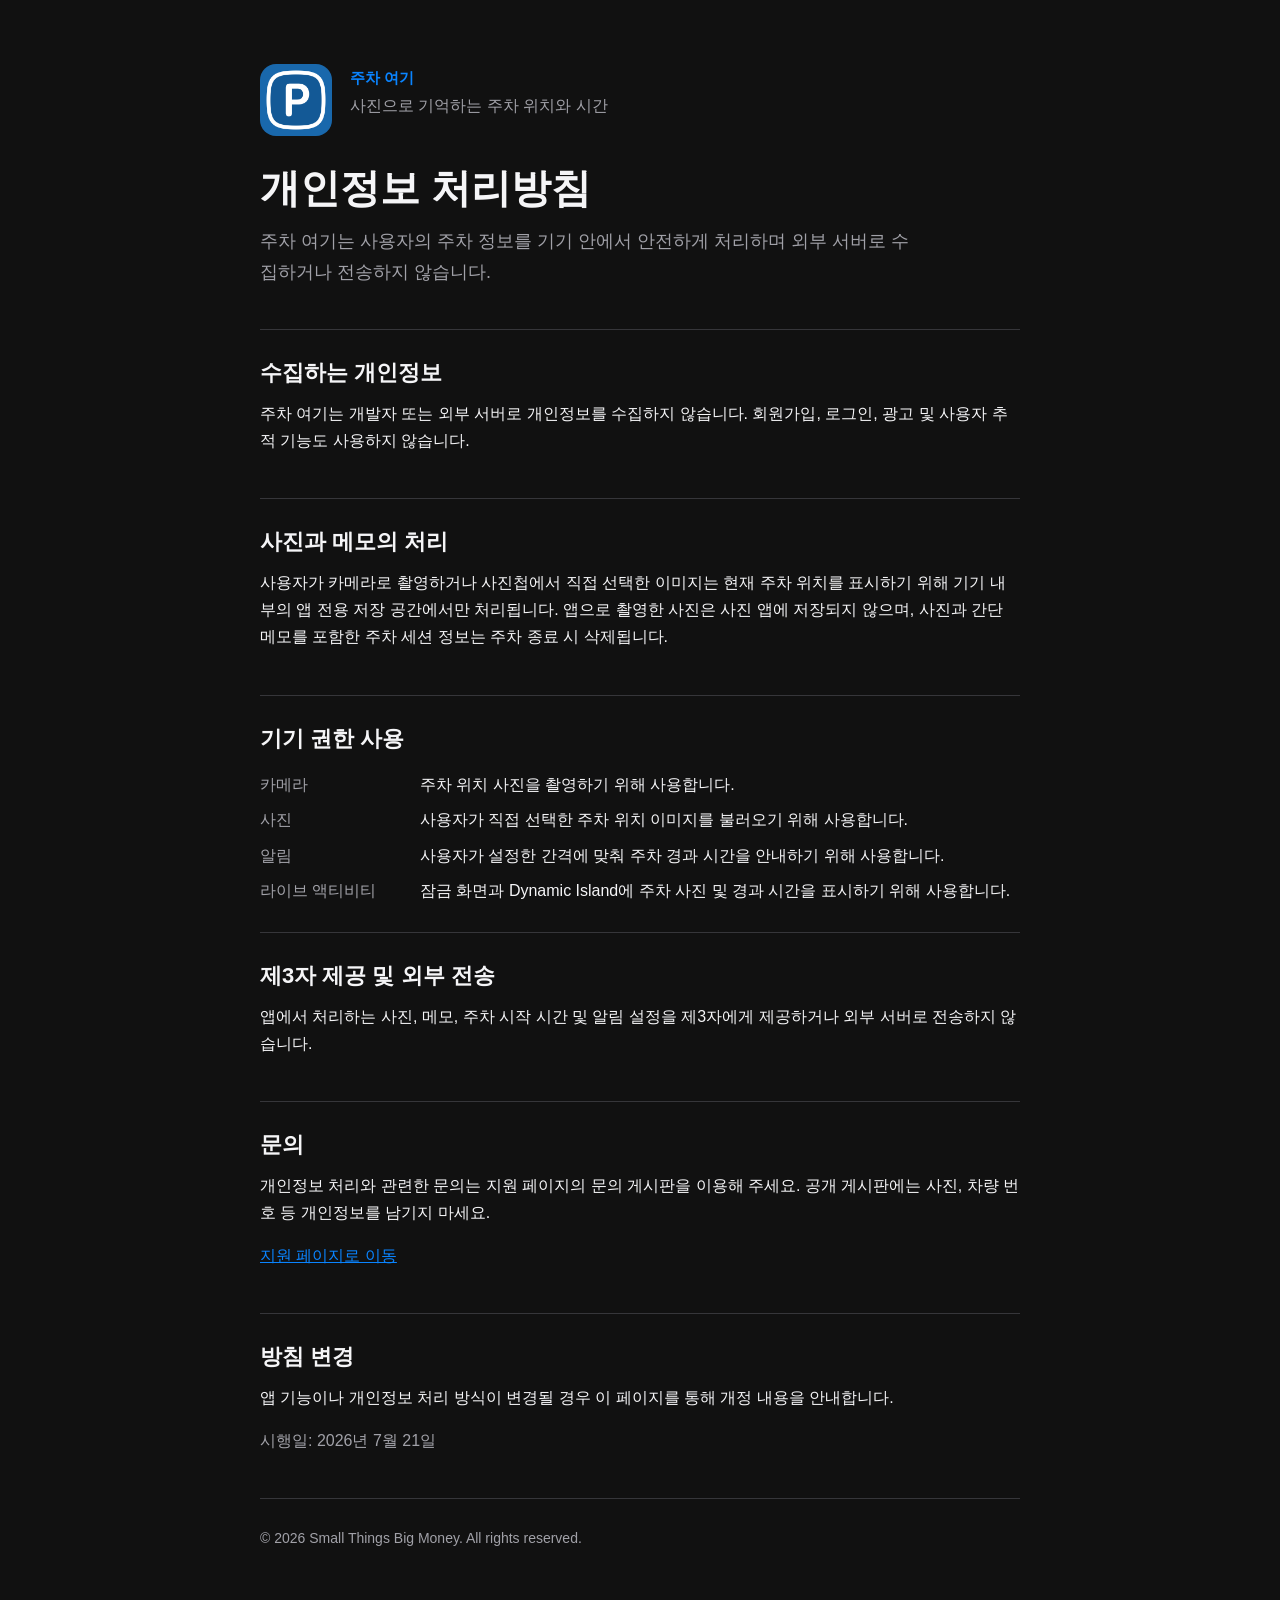
<file: index.html>
<!doctype html>
<html lang="ko">
<head>
  <meta charset="utf-8">
  <meta name="viewport" content="width=device-width, initial-scale=1">
  <meta name="description" content="주차 여기 iOS 앱 개인정보 처리방침">
  <title>주차 여기 개인정보 처리방침</title>
  <link rel="stylesheet" href="styles.css">
</head>
<body>
  <main>
    <header class="masthead">
      <div class="brand">
        <img class="app-icon" src="app-icon.png" alt="주차 여기 앱 아이콘">
        <div>
          <p class="app-name">주차 여기</p>
          <p class="note">사진으로 기억하는 주차 위치와 시간</p>
        </div>
      </div>
      <h1>개인정보 처리방침</h1>
      <p class="summary">
        주차 여기는 사용자의 주차 정보를 기기 안에서 안전하게 처리하며 외부 서버로 수집하거나 전송하지 않습니다.
      </p>
    </header>

    <section>
      <h2>수집하는 개인정보</h2>
      <p>
        주차 여기는 개발자 또는 외부 서버로 개인정보를 수집하지 않습니다. 회원가입, 로그인, 광고 및 사용자 추적 기능도 사용하지 않습니다.
      </p>
    </section>

    <section>
      <h2>사진과 메모의 처리</h2>
      <p>
        사용자가 카메라로 촬영하거나 사진첩에서 직접 선택한 이미지는 현재 주차 위치를 표시하기 위해 기기 내부의 앱 전용 저장 공간에서만 처리됩니다.
        앱으로 촬영한 사진은 사진 앱에 저장되지 않으며, 사진과 간단 메모를 포함한 주차 세션 정보는 주차 종료 시 삭제됩니다.
      </p>
    </section>

    <section>
      <h2>기기 권한 사용</h2>
      <dl class="details">
        <dt>카메라</dt>
        <dd>주차 위치 사진을 촬영하기 위해 사용합니다.</dd>
        <dt>사진</dt>
        <dd>사용자가 직접 선택한 주차 위치 이미지를 불러오기 위해 사용합니다.</dd>
        <dt>알림</dt>
        <dd>사용자가 설정한 간격에 맞춰 주차 경과 시간을 안내하기 위해 사용합니다.</dd>
        <dt>라이브 액티비티</dt>
        <dd>잠금 화면과 Dynamic Island에 주차 사진 및 경과 시간을 표시하기 위해 사용합니다.</dd>
      </dl>
    </section>

    <section>
      <h2>제3자 제공 및 외부 전송</h2>
      <p>
        앱에서 처리하는 사진, 메모, 주차 시작 시간 및 알림 설정을 제3자에게 제공하거나 외부 서버로 전송하지 않습니다.
      </p>
    </section>

    <section>
      <h2>문의</h2>
      <p>
        개인정보 처리와 관련한 문의는 지원 페이지의 문의 게시판을 이용해 주세요. 공개 게시판에는 사진, 차량 번호 등 개인정보를 남기지 마세요.
      </p>
      <p><a href="support.html">지원 페이지로 이동</a></p>
    </section>

    <section>
      <h2>방침 변경</h2>
      <p>앱 기능이나 개인정보 처리 방식이 변경될 경우 이 페이지를 통해 개정 내용을 안내합니다.</p>
      <p class="note">시행일: 2026년 7월 21일</p>
    </section>

    <footer>
      © 2026 Small Things Big Money. All rights reserved.
    </footer>
  </main>
</body>
</html>
</file>
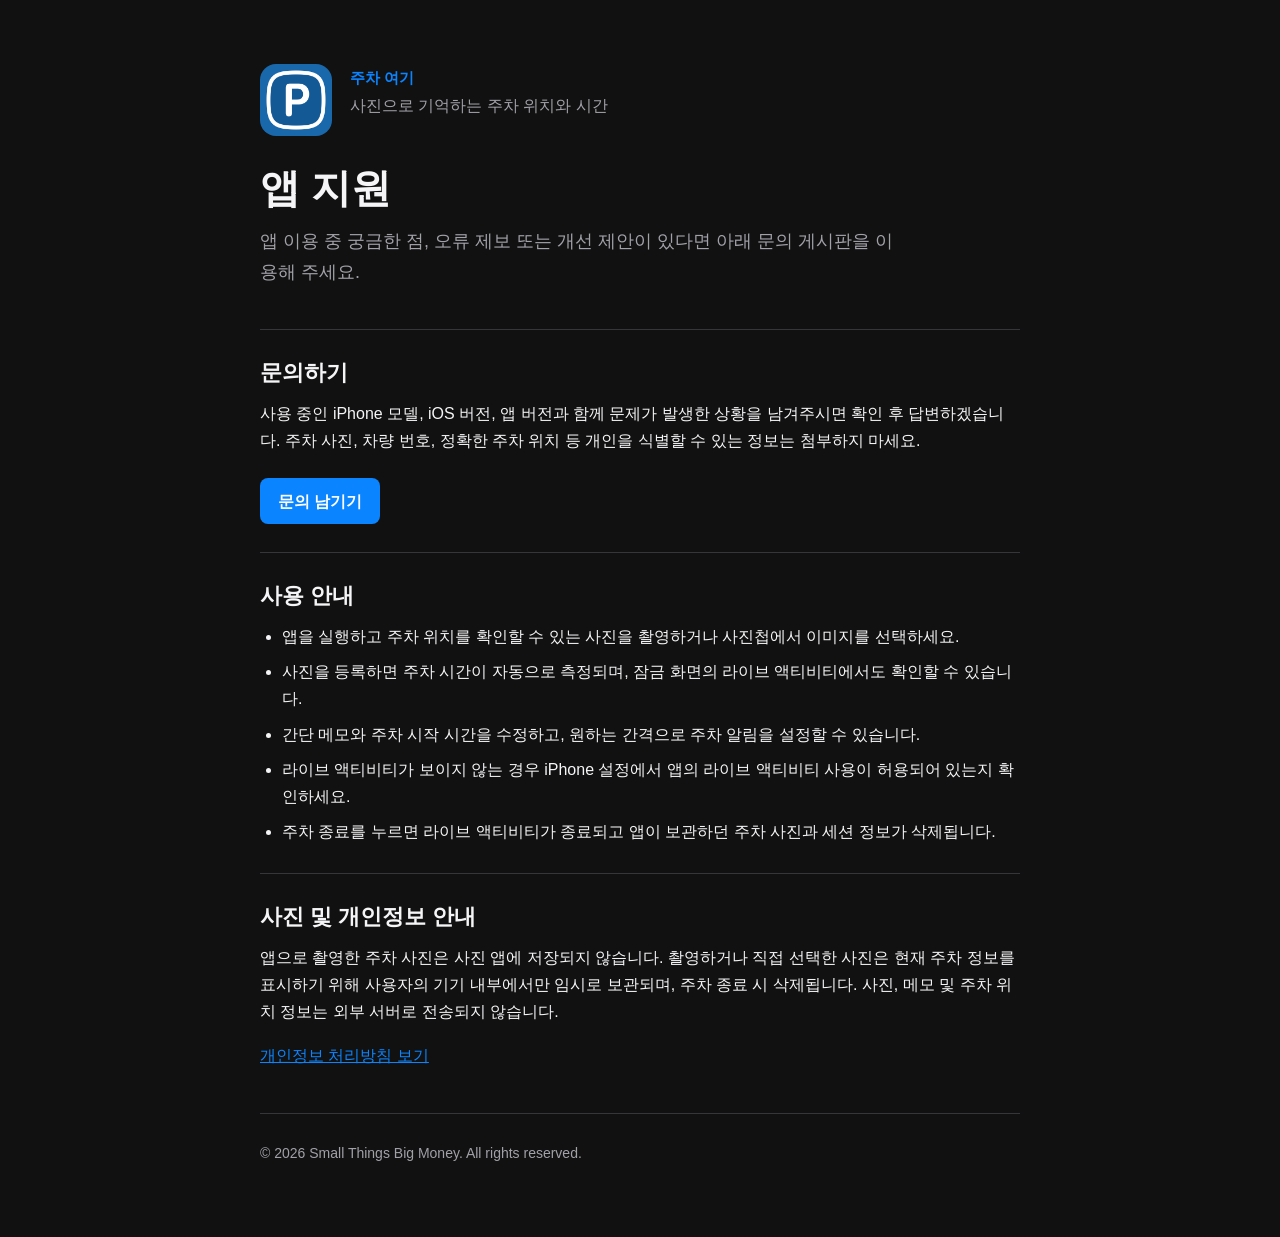
<file: support.html>
<!doctype html>
<html lang="ko">
<head>
  <meta charset="utf-8">
  <meta name="viewport" content="width=device-width, initial-scale=1">
  <meta name="description" content="주차 여기 iOS 앱 지원 페이지">
  <title>주차 여기 지원</title>
  <link rel="stylesheet" href="styles.css">
</head>
<body>
  <main>
    <header class="masthead">
      <div class="brand">
        <img class="app-icon" src="app-icon.png" alt="주차 여기 앱 아이콘">
        <div>
          <p class="app-name">주차 여기</p>
          <p class="note">사진으로 기억하는 주차 위치와 시간</p>
        </div>
      </div>
      <h1>앱 지원</h1>
      <p class="summary">
        앱 이용 중 궁금한 점, 오류 제보 또는 개선 제안이 있다면 아래 문의 게시판을 이용해 주세요.
      </p>
    </header>

    <section>
      <h2>문의하기</h2>
      <p>
        사용 중인 iPhone 모델, iOS 버전, 앱 버전과 함께 문제가 발생한 상황을 남겨주시면 확인 후 답변하겠습니다.
        주차 사진, 차량 번호, 정확한 주차 위치 등 개인을 식별할 수 있는 정보는 첨부하지 마세요.
      </p>
      <a class="action" href="https://github.com/smallthingsbigmoney/parkinghere/issues/new">문의 남기기</a>
    </section>

    <section>
      <h2>사용 안내</h2>
      <ul>
        <li>앱을 실행하고 주차 위치를 확인할 수 있는 사진을 촬영하거나 사진첩에서 이미지를 선택하세요.</li>
        <li>사진을 등록하면 주차 시간이 자동으로 측정되며, 잠금 화면의 라이브 액티비티에서도 확인할 수 있습니다.</li>
        <li>간단 메모와 주차 시작 시간을 수정하고, 원하는 간격으로 주차 알림을 설정할 수 있습니다.</li>
        <li>라이브 액티비티가 보이지 않는 경우 iPhone 설정에서 앱의 라이브 액티비티 사용이 허용되어 있는지 확인하세요.</li>
        <li>주차 종료를 누르면 라이브 액티비티가 종료되고 앱이 보관하던 주차 사진과 세션 정보가 삭제됩니다.</li>
      </ul>
    </section>

    <section>
      <h2>사진 및 개인정보 안내</h2>
      <p>
        앱으로 촬영한 주차 사진은 사진 앱에 저장되지 않습니다. 촬영하거나 직접 선택한 사진은 현재 주차 정보를 표시하기 위해
        사용자의 기기 내부에서만 임시로 보관되며, 주차 종료 시 삭제됩니다. 사진, 메모 및 주차 위치 정보는 외부 서버로 전송되지 않습니다.
      </p>
      <p><a href="index.html">개인정보 처리방침 보기</a></p>
    </section>

    <footer>
      © 2026 Small Things Big Money. All rights reserved.
    </footer>
  </main>
</body>
</html>
</file>
<file: styles.css>
:root {
  color-scheme: dark;
  --background: #111111;
  --surface: #1c1c1e;
  --text: #f5f5f7;
  --muted: #a1a1a8;
  --accent: #0a84ff;
  --line: #36363a;
}

* {
  box-sizing: border-box;
}

html {
  background: var(--background);
}

body {
  margin: 0;
  background: var(--background);
  color: var(--text);
  font-family: -apple-system, BlinkMacSystemFont, "Apple SD Gothic Neo", "Noto Sans KR", sans-serif;
  line-height: 1.7;
}

main {
  width: min(760px, calc(100% - 40px));
  margin: 0 auto;
  padding-bottom: 72px;
}

.masthead {
  padding: 64px 0 42px;
}

.brand {
  display: flex;
  align-items: center;
  gap: 18px;
  margin-bottom: 28px;
}

.app-icon {
  width: 72px;
  height: 72px;
  flex: 0 0 72px;
  border-radius: 16px;
}

.app-name {
  margin: 0 0 2px;
  color: var(--accent);
  font-size: 15px;
  font-weight: 700;
}

h1,
h2,
p {
  margin-top: 0;
}

h1 {
  margin-bottom: 14px;
  font-size: 40px;
  line-height: 1.2;
}

h2 {
  margin-bottom: 12px;
  font-size: 22px;
  line-height: 1.35;
}

p,
li,
dt,
dd {
  font-size: 16px;
}

.summary {
  max-width: 650px;
  margin-bottom: 0;
  color: var(--muted);
  font-size: 18px;
}

section {
  padding: 28px 0;
  border-top: 1px solid var(--line);
}

ul {
  margin: 12px 0 0;
  padding-left: 22px;
}

li + li {
  margin-top: 8px;
}

a {
  color: var(--accent);
}

a:focus-visible {
  outline: 3px solid var(--accent);
  outline-offset: 4px;
}

.action {
  display: inline-flex;
  align-items: center;
  justify-content: center;
  min-height: 46px;
  margin-top: 8px;
  padding: 0 18px;
  border-radius: 8px;
  background: var(--accent);
  color: #ffffff;
  font-weight: 750;
  text-decoration: none;
}

.action:hover {
  background: #409cff;
}

.details {
  display: grid;
  grid-template-columns: 140px 1fr;
  gap: 8px 20px;
  margin: 18px 0 0;
}

.details dt {
  color: var(--muted);
}

.details dd {
  margin: 0;
}

.note {
  color: var(--muted);
}

footer {
  padding-top: 28px;
  border-top: 1px solid var(--line);
  color: var(--muted);
  font-size: 14px;
}

@media (max-width: 520px) {
  main {
    width: min(100% - 32px, 760px);
  }

  .masthead {
    padding-top: 42px;
  }

  .app-icon {
    width: 62px;
    height: 62px;
    flex-basis: 62px;
    border-radius: 14px;
  }

  h1 {
    font-size: 32px;
  }

  .summary {
    font-size: 17px;
  }

  .details {
    grid-template-columns: 1fr;
    gap: 2px;
  }

  .details dd + dt {
    margin-top: 10px;
  }
}
</file>
